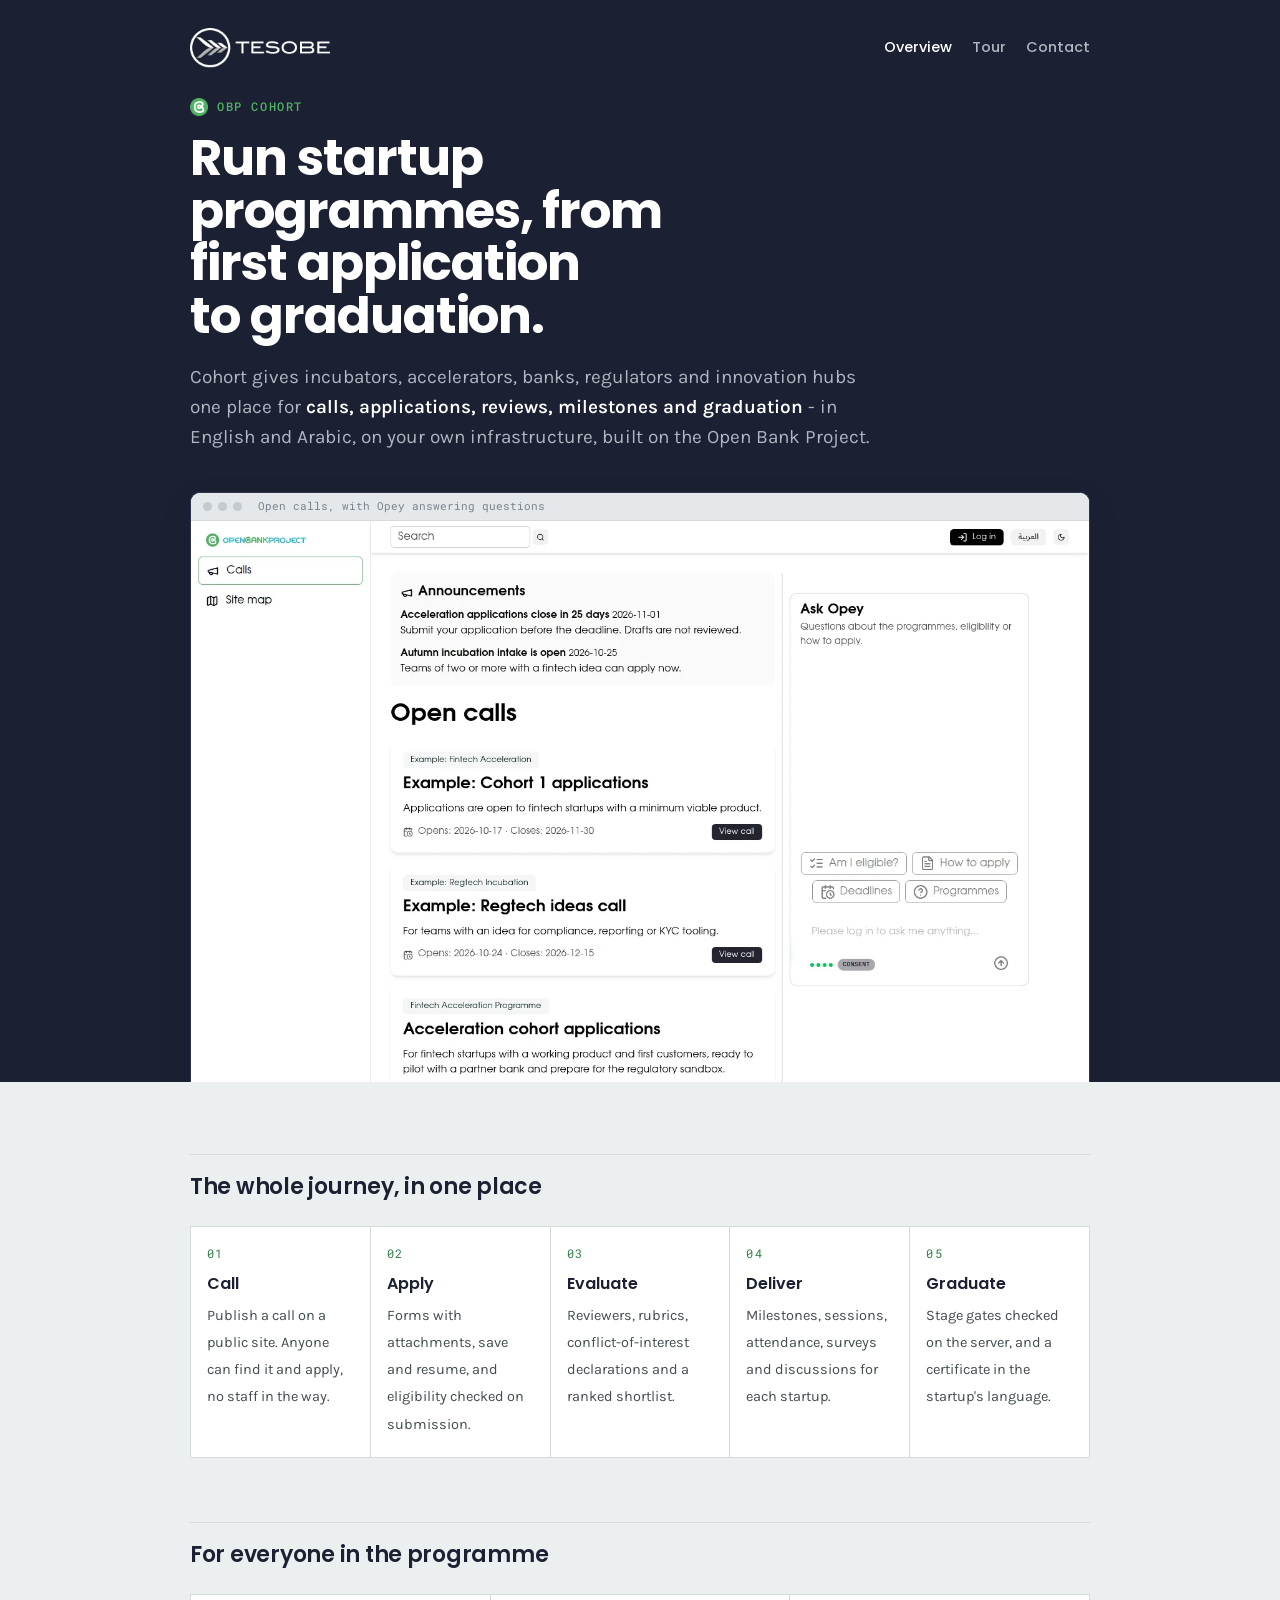
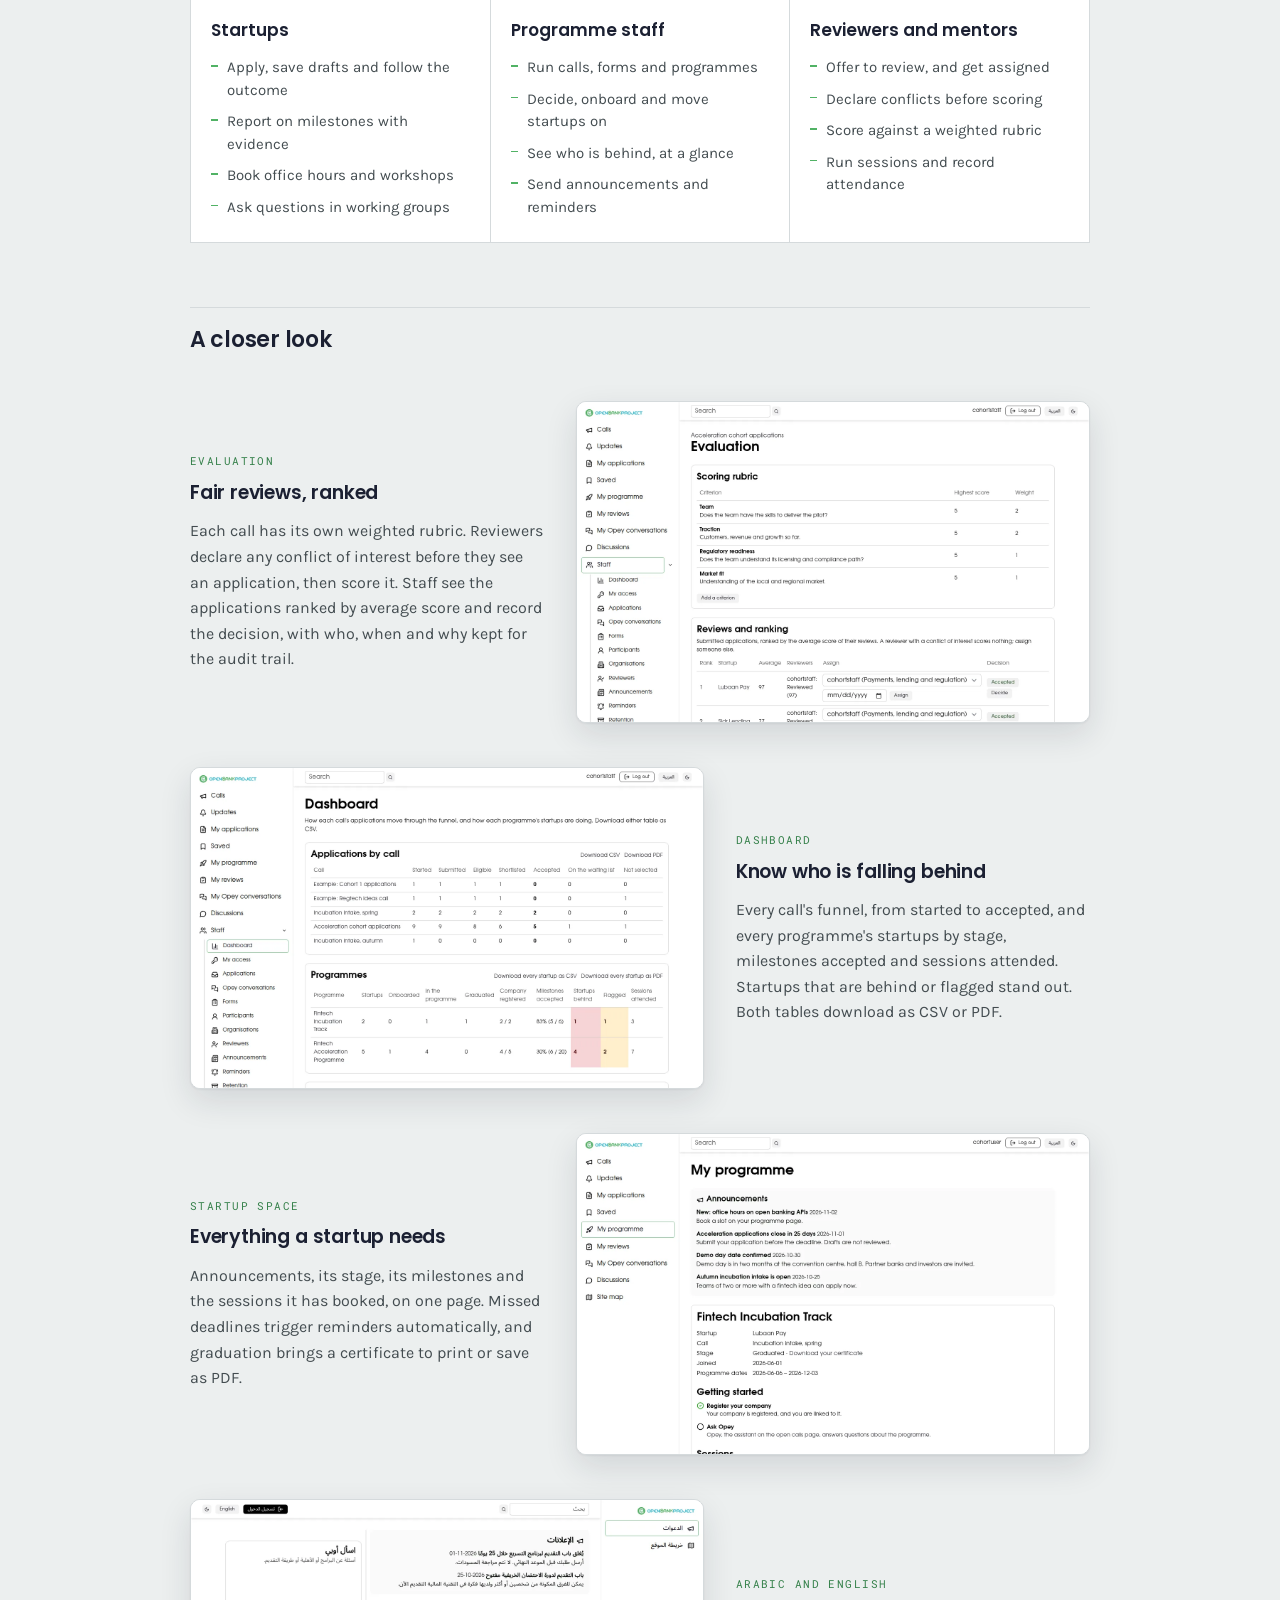
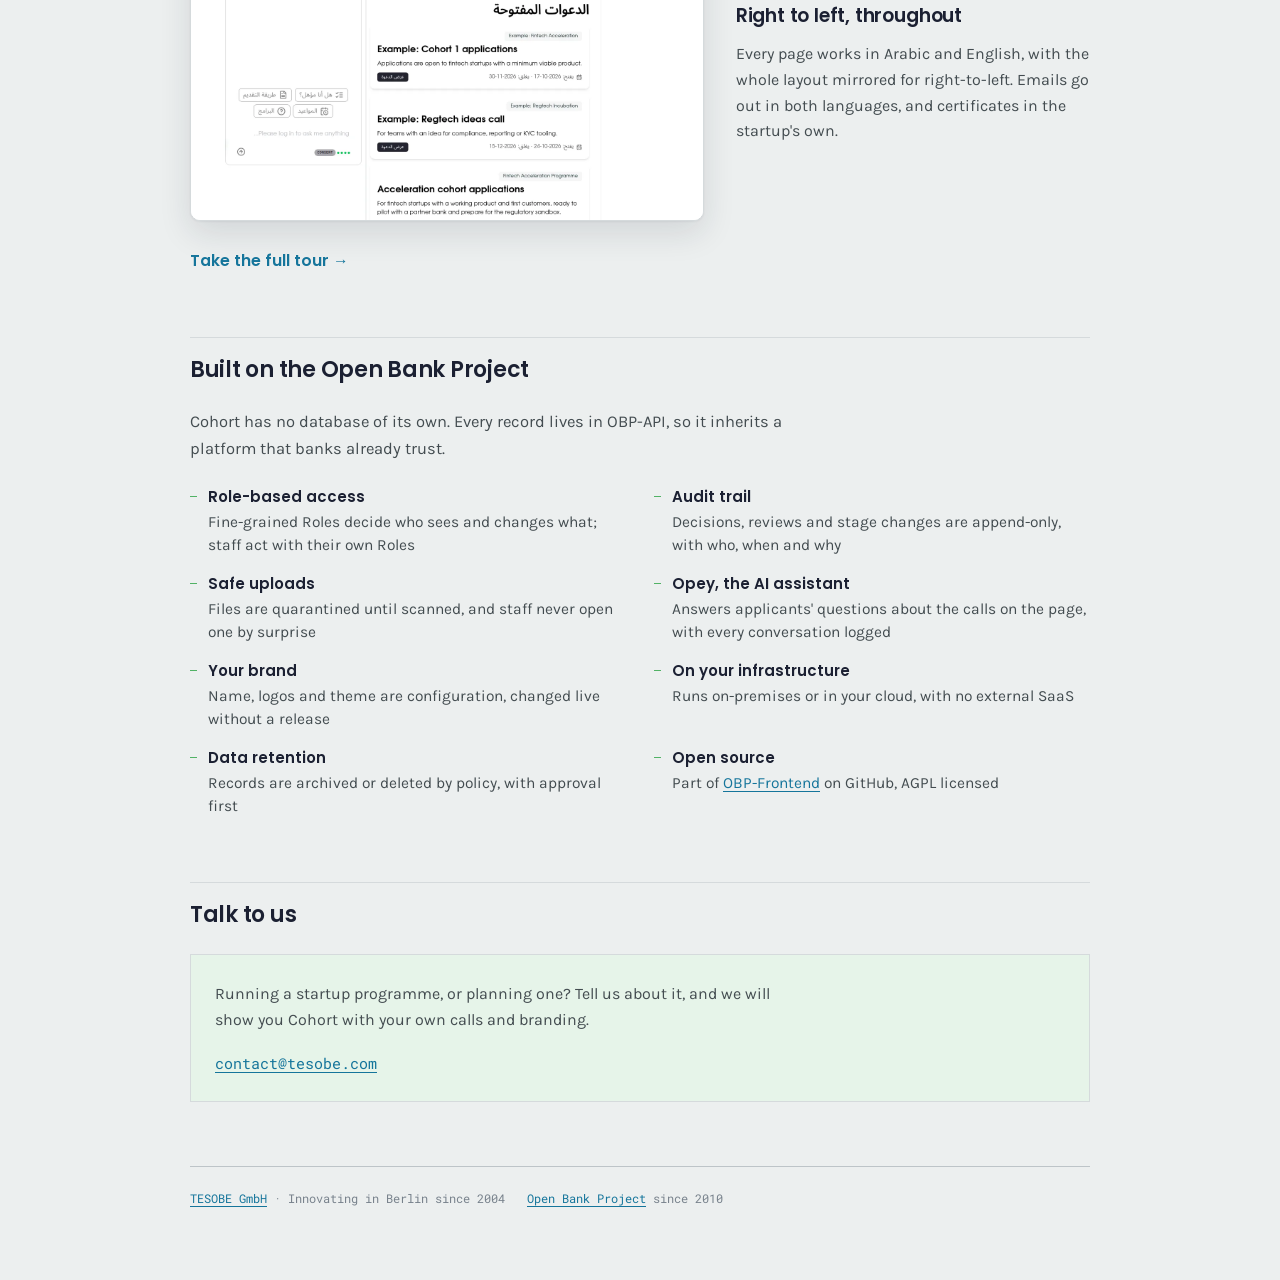
<file: docs/index.html>
<!doctype html>
<html lang="en">
<head>
<meta charset="utf-8">
<meta name="viewport" content="width=device-width, initial-scale=1">
<title>OBP Cohort</title>
<meta name="description" content="OBP Cohort runs startup programmes from the first application to graduation: calls, applications, reviews, milestones, sessions and certificates, in English and Arabic.">
<link rel="icon" type="image/png" href="img/obp-mark.png">
<link rel="preconnect" href="https://fonts.googleapis.com">
<link rel="preconnect" href="https://fonts.gstatic.com" crossorigin>
<link rel="stylesheet" href="https://fonts.googleapis.com/css2?family=Poppins:wght@500;600;700&family=Karla:wght@400;500;700&family=Roboto+Mono:wght@400;500&display=swap">
<link rel="stylesheet" href="style.css">
</head>
<body>
<header class="masthead">
  <div class="mast-inner">
    <div class="topbar">
      <a href="https://www.tesobe.com"><img class="logo" alt="TESOBE" src="img/tesobe-logo.png" width="400" height="114"></a>
      <nav class="topnav" aria-label="Pages">
        <a href="./" aria-current="page">Overview</a>
        <a href="tour.html">Tour</a>
        <a href="#talk">Contact</a>
      </nav>
    </div>
    <p class="eyebrow"><img alt="" src="img/obp-mark.png" width="18" height="18">OBP Cohort</p>
    <h1>Run startup programmes, from first application to graduation.</h1>
    <p class="lede">Cohort gives incubators, accelerators, banks, regulators and innovation hubs one place for <strong>calls, applications, reviews, milestones and graduation</strong> - in English and Arabic, on your own infrastructure, built on the Open Bank Project.</p>
    <div class="hero-shot">
      <div class="shot">
        <div class="bar"><i></i><i></i><i></i><span>Open calls, with Opey answering questions</span></div>
        <img src="img/open-calls.webp" width="1440" height="900" alt="Cohort's public open calls page: announcements, a list of open calls, and the Opey assistant offering to answer questions about eligibility, deadlines and how to apply.">
      </div>
    </div>
  </div>
</header>

<div class="page">

  <section id="journey">
    <div class="sechead"><h2>The whole journey, in one place</h2></div>
    <ol class="journey">
      <li><b>Call</b><span>Publish a call on a public site. Anyone can find it and apply, no staff in the way.</span></li>
      <li><b>Apply</b><span>Forms with attachments, save and resume, and eligibility checked on submission.</span></li>
      <li><b>Evaluate</b><span>Reviewers, rubrics, conflict-of-interest declarations and a ranked shortlist.</span></li>
      <li><b>Deliver</b><span>Milestones, sessions, attendance, surveys and discussions for each startup.</span></li>
      <li><b>Graduate</b><span>Stage gates checked on the server, and a certificate in the startup's language.</span></li>
    </ol>
  </section>

  <section id="who">
    <div class="sechead"><h2>For everyone in the programme</h2></div>
    <div class="roles">
      <div class="role">
        <h3>Startups</h3>
        <ul>
          <li>Apply, save drafts and follow the outcome</li>
          <li>Report on milestones with evidence</li>
          <li>Book office hours and workshops</li>
          <li>Ask questions in working groups</li>
        </ul>
      </div>
      <div class="role">
        <h3>Programme staff</h3>
        <ul>
          <li>Run calls, forms and programmes</li>
          <li>Decide, onboard and move startups on</li>
          <li>See who is behind, at a glance</li>
          <li>Send announcements and reminders</li>
        </ul>
      </div>
      <div class="role">
        <h3>Reviewers and mentors</h3>
        <ul>
          <li>Offer to review, and get assigned</li>
          <li>Declare conflicts before scoring</li>
          <li>Score against a weighted rubric</li>
          <li>Run sessions and record attendance</li>
        </ul>
      </div>
    </div>
  </section>

  <section id="features">
    <div class="sechead"><h2>A closer look</h2></div>

    <div class="feature">
      <div class="text">
        <p class="tag">Evaluation</p>
        <h3>Fair reviews, ranked</h3>
        <p>Each call has its own weighted rubric. Reviewers declare any conflict of interest before they see an application, then score it. Staff see the applications ranked by average score and record the decision, with who, when and why kept for the audit trail.</p>
      </div>
      <a class="shot" href="img/evaluation.webp"><img src="img/evaluation.webp" width="1440" height="900" loading="lazy" alt="The evaluation page: a scoring rubric with team, traction, regulatory readiness and market fit, and applications ranked by their average review score."></a>
    </div>

    <div class="feature flip">
      <div class="text">
        <p class="tag">Dashboard</p>
        <h3>Know who is falling behind</h3>
        <p>Every call's funnel, from started to accepted, and every programme's startups by stage, milestones accepted and sessions attended. Startups that are behind or flagged stand out. Both tables download as CSV or PDF.</p>
      </div>
      <a class="shot" href="img/dashboard.webp"><img src="img/dashboard.webp" width="1440" height="900" loading="lazy" alt="The staff dashboard: applications by call through each stage of the funnel, and programmes with startups behind and flagged highlighted."></a>
    </div>

    <div class="feature">
      <div class="text">
        <p class="tag">Startup space</p>
        <h3>Everything a startup needs</h3>
        <p>Announcements, its stage, its milestones and the sessions it has booked, on one page. Missed deadlines trigger reminders automatically, and graduation brings a certificate to print or save as PDF.</p>
      </div>
      <a class="shot" href="img/my-programme.webp"><img src="img/my-programme.webp" width="1440" height="900" loading="lazy" alt="A startup's My programme page: announcements, the programme, its stage and a link to download its graduation certificate."></a>
    </div>

    <div class="feature flip">
      <div class="text">
        <p class="tag">Arabic and English</p>
        <h3>Right to left, throughout</h3>
        <p>Every page works in Arabic and English, with the whole layout mirrored for right-to-left. Emails go out in both languages, and certificates in the startup's own.</p>
      </div>
      <a class="shot" href="img/open-calls-arabic.webp"><img src="img/open-calls-arabic.webp" width="1440" height="900" loading="lazy" alt="The open calls page in Arabic, with the layout mirrored right to left."></a>
    </div>

    <p class="more"><a href="tour.html">Take the full tour</a></p>
  </section>

  <section id="obp">
    <div class="sechead"><h2>Built on the Open Bank Project</h2></div>
    <p class="intro">Cohort has no database of its own. Every record lives in OBP-API, so it inherits a platform that banks already trust.</p>
    <ul class="points">
      <li><b>Role-based access</b>Fine-grained Roles decide who sees and changes what; staff act with their own Roles</li>
      <li><b>Audit trail</b>Decisions, reviews and stage changes are append-only, with who, when and why</li>
      <li><b>Safe uploads</b>Files are quarantined until scanned, and staff never open one by surprise</li>
      <li><b>Opey, the AI assistant</b>Answers applicants' questions about the calls on the page, with every conversation logged</li>
      <li><b>Your brand</b>Name, logos and theme are configuration, changed live without a release</li>
      <li><b>On your infrastructure</b>Runs on-premises or in your cloud, with no external SaaS</li>
      <li><b>Data retention</b>Records are archived or deleted by policy, with approval first</li>
      <li><b>Open source</b>Part of <a href="https://github.com/OpenBankProject/OBP-Frontend">OBP-Frontend</a> on GitHub, AGPL licensed</li>
    </ul>
  </section>

  <section id="talk">
    <div class="sechead"><h2>Talk to us</h2></div>
    <div class="contact">
      <p>Running a startup programme, or planning one? Tell us about it, and we will show you Cohort with your own calls and branding.</p>
      <p class="mailto"><a href="mailto:contact@tesobe.com?subject=OBP%20Cohort">contact@tesobe.com</a></p>
    </div>
  </section>

  <footer>
    <p class="stats">
      <span><a href="https://www.tesobe.com">TESOBE GmbH</a> · Innovating in Berlin since 2004</span>
      <span><a href="https://www.openbankproject.com">Open Bank Project</a> since 2010</span>
    </p>
  </footer>

</div>
</body>
</html>
</file>
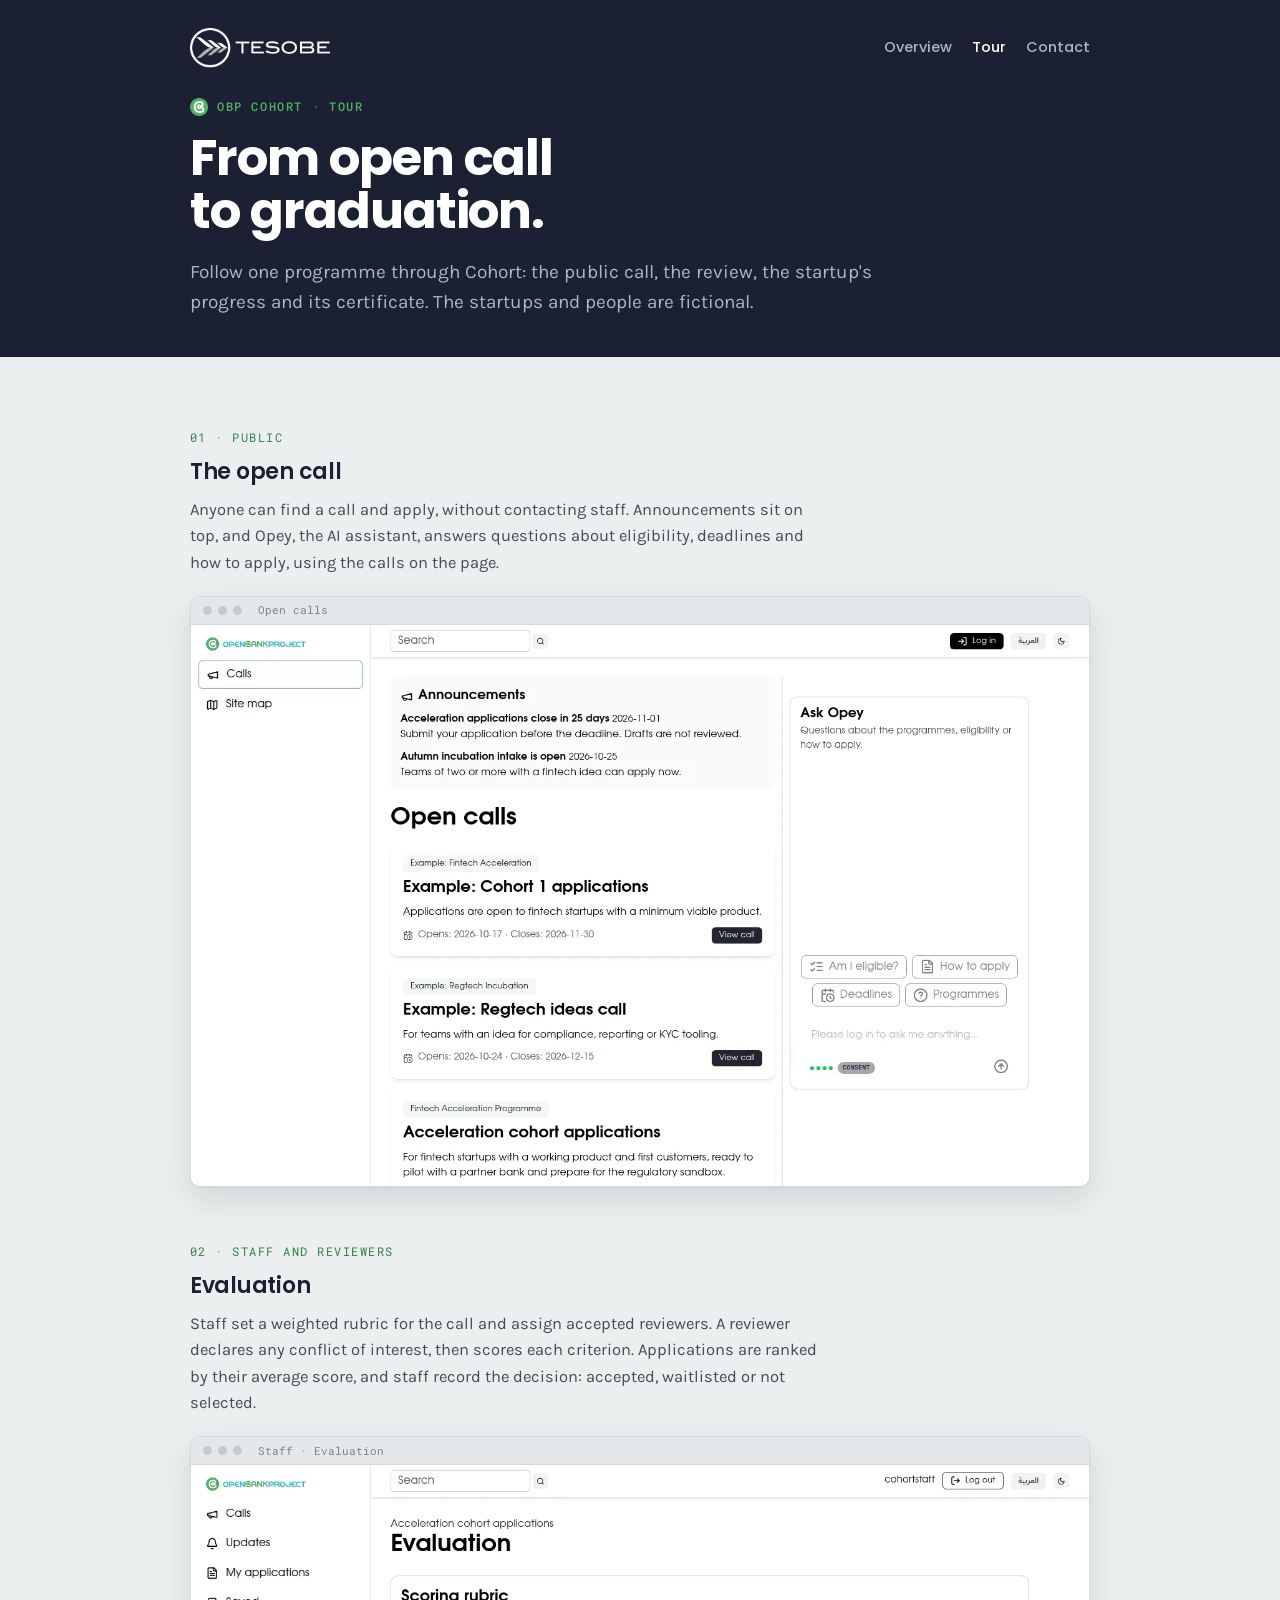
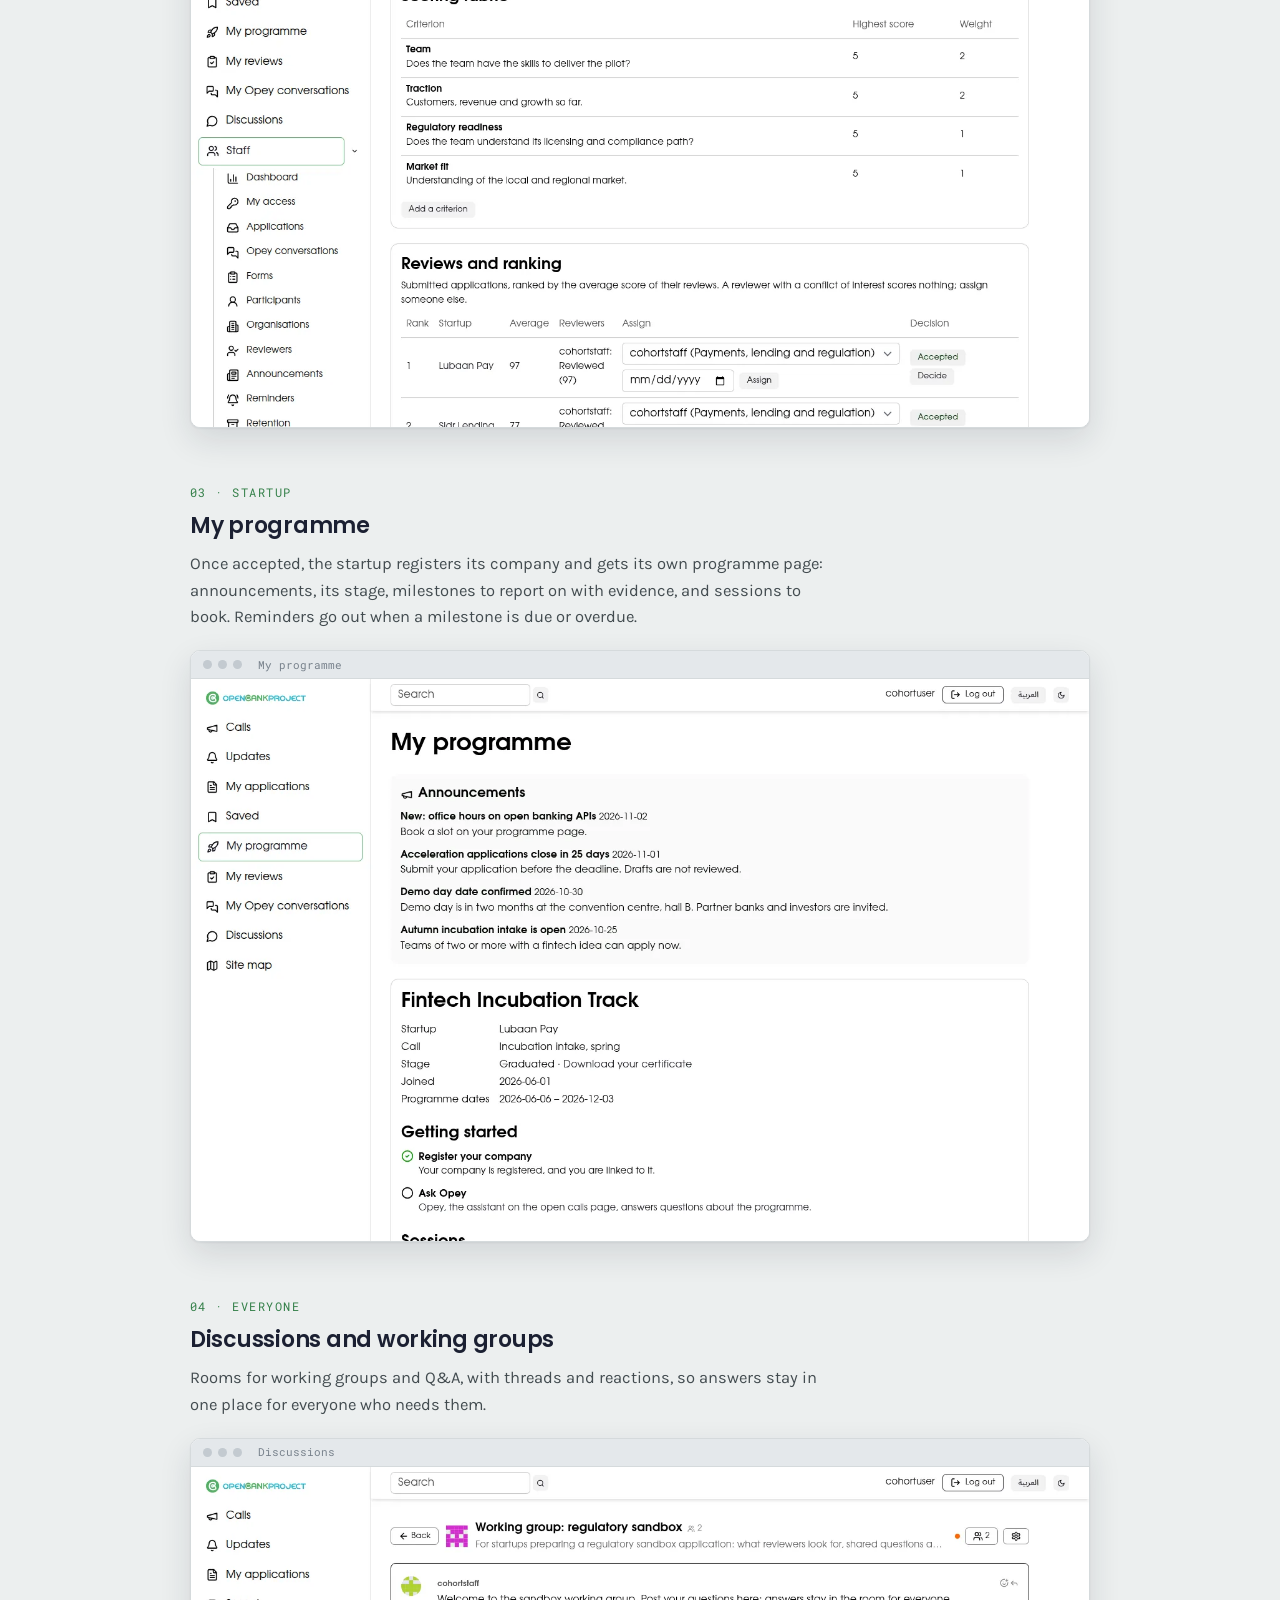
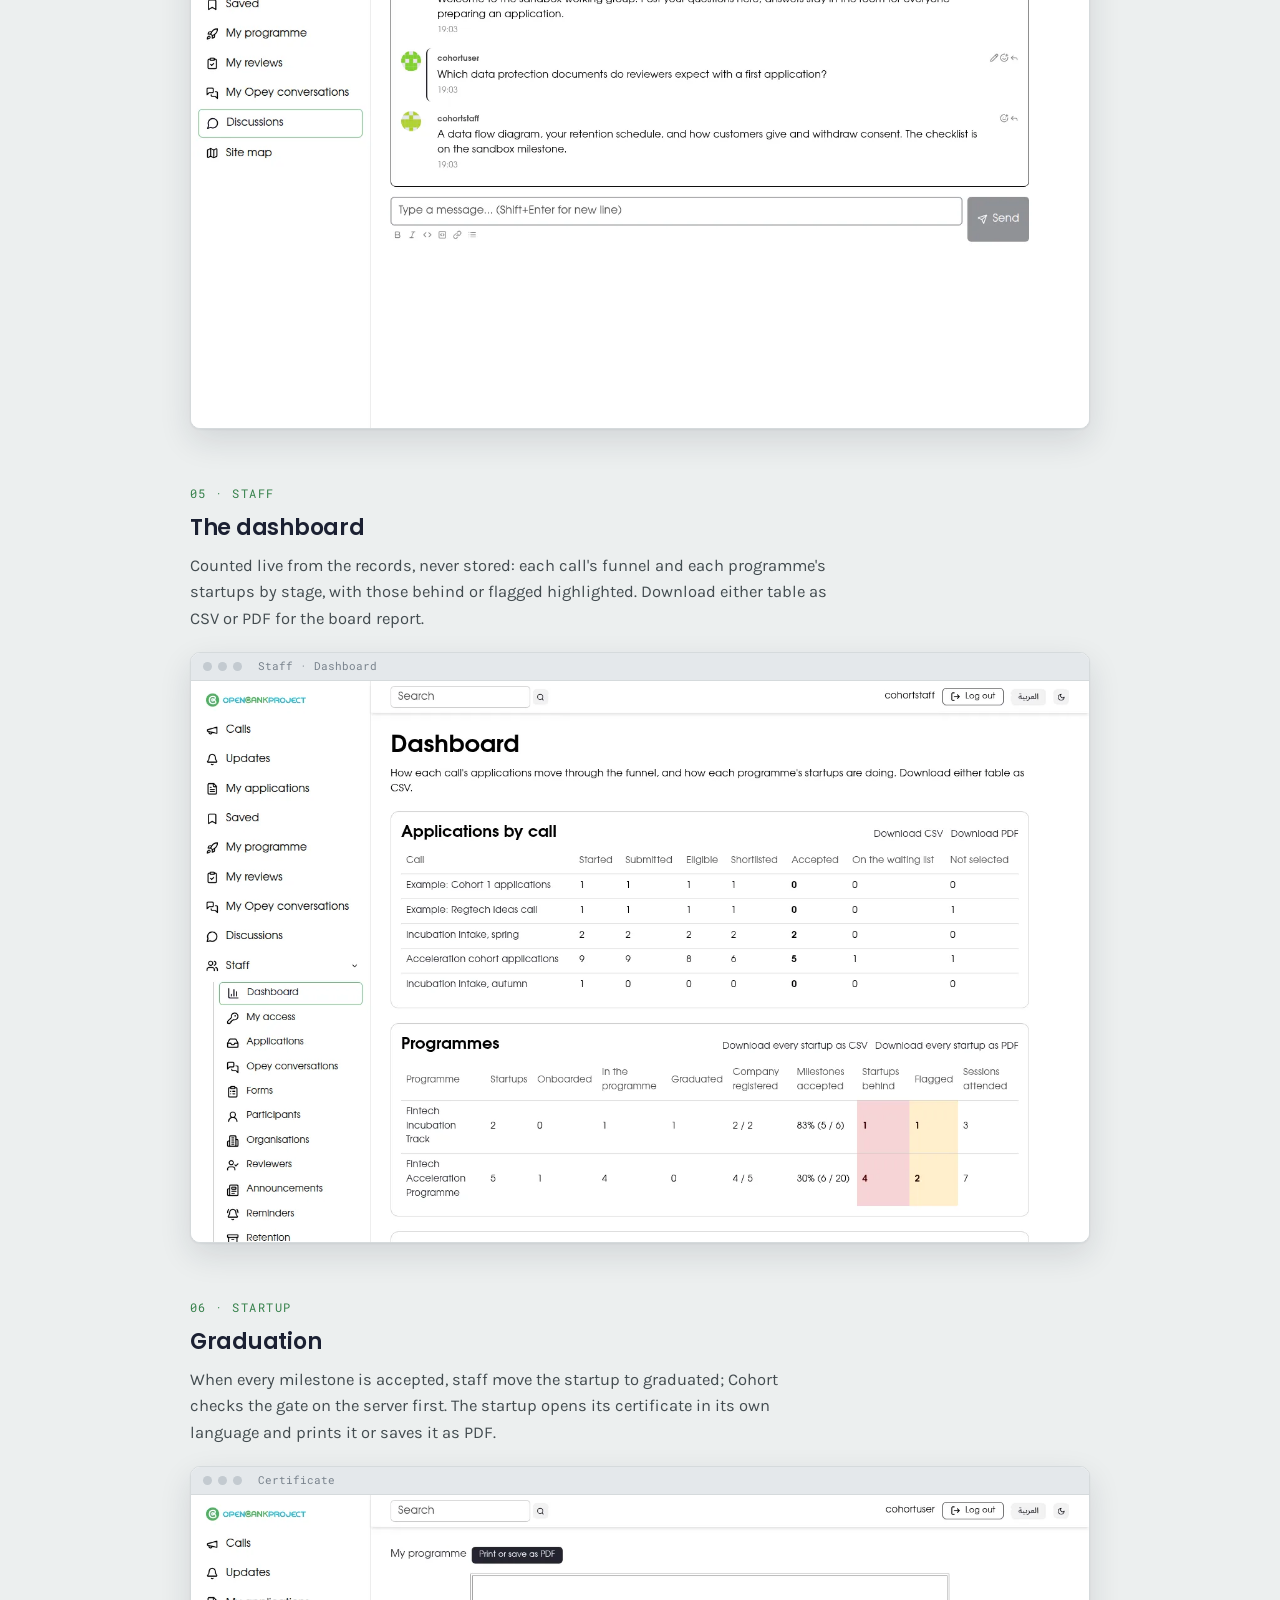
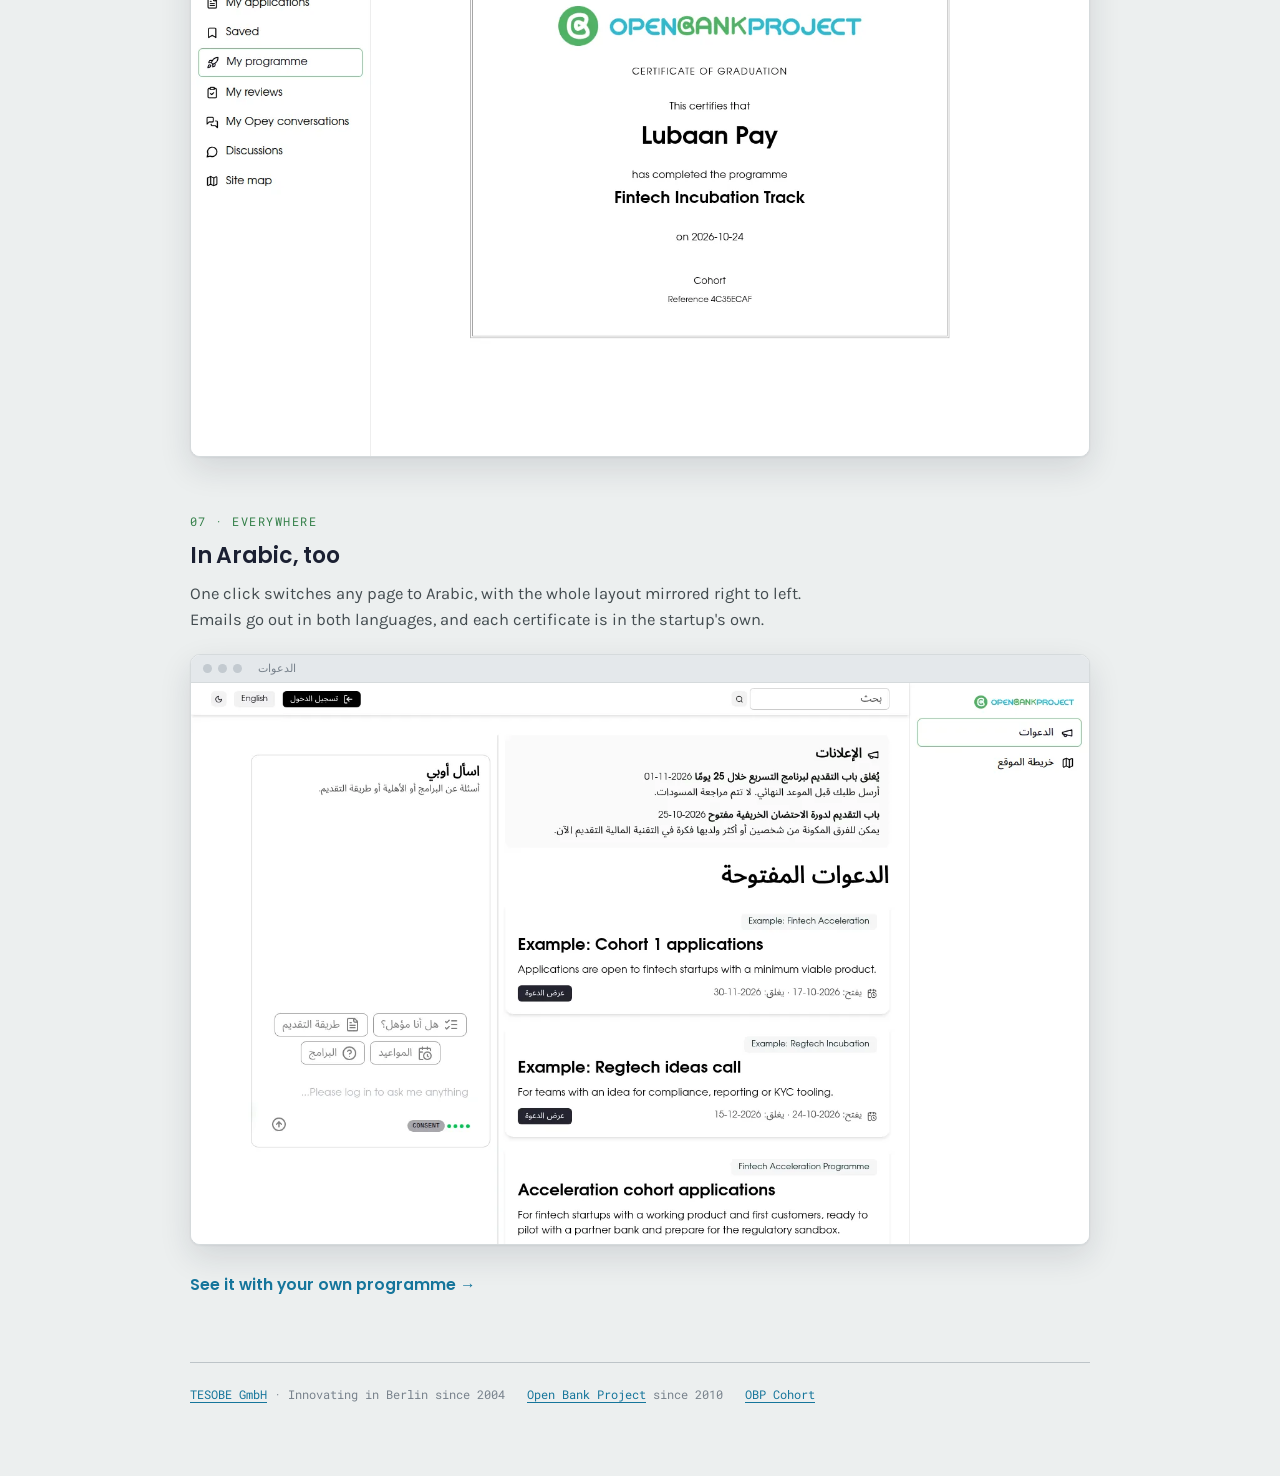
<file: docs/tour.html>
<!doctype html>
<html lang="en">
<head>
<meta charset="utf-8">
<meta name="viewport" content="width=device-width, initial-scale=1">
<title>Cohort Tour</title>
<meta name="description" content="A short tour of OBP Cohort, following a startup programme from the open call to graduation.">
<link rel="icon" type="image/png" href="img/obp-mark.png">
<link rel="preconnect" href="https://fonts.googleapis.com">
<link rel="preconnect" href="https://fonts.gstatic.com" crossorigin>
<link rel="stylesheet" href="https://fonts.googleapis.com/css2?family=Poppins:wght@500;600;700&family=Karla:wght@400;500;700&family=Roboto+Mono:wght@400;500&display=swap">
<link rel="stylesheet" href="style.css">
</head>
<body>
<header class="masthead">
  <div class="mast-inner" style="padding-bottom:40px">
    <div class="topbar">
      <a href="https://www.tesobe.com"><img class="logo" alt="TESOBE" src="img/tesobe-logo.png" width="400" height="114"></a>
      <nav class="topnav" aria-label="Pages">
        <a href="./">Overview</a>
        <a href="tour.html" aria-current="page">Tour</a>
        <a href="./#talk">Contact</a>
      </nav>
    </div>
    <p class="eyebrow"><img alt="" src="img/obp-mark.png" width="18" height="18">OBP Cohort · Tour</p>
    <h1>From open call to graduation.</h1>
    <p class="lede">Follow one programme through Cohort: the public call, the review, the startup's progress and its certificate. The startups and people are fictional.</p>
  </div>
</header>

<div class="page">
  <section>

    <div class="stop">
      <p class="num">01 · PUBLIC</p>
      <h2>The open call</h2>
      <p>Anyone can find a call and apply, without contacting staff. Announcements sit on top, and Opey, the AI assistant, answers questions about eligibility, deadlines and how to apply, using the calls on the page.</p>
      <a class="shot" href="img/open-calls.webp"><div class="bar"><i></i><i></i><i></i><span>Open calls</span></div><img src="img/open-calls.webp" width="1440" height="900" alt="The public open calls page with announcements, calls and the Opey assistant."></a>
    </div>

    <div class="stop">
      <p class="num">02 · STAFF AND REVIEWERS</p>
      <h2>Evaluation</h2>
      <p>Staff set a weighted rubric for the call and assign accepted reviewers. A reviewer declares any conflict of interest, then scores each criterion. Applications are ranked by their average score, and staff record the decision: accepted, waitlisted or not selected.</p>
      <a class="shot" href="img/evaluation.webp"><div class="bar"><i></i><i></i><i></i><span>Staff · Evaluation</span></div><img src="img/evaluation.webp" width="1440" height="900" loading="lazy" alt="The evaluation page with the scoring rubric and applications ranked by score."></a>
    </div>

    <div class="stop">
      <p class="num">03 · STARTUP</p>
      <h2>My programme</h2>
      <p>Once accepted, the startup registers its company and gets its own programme page: announcements, its stage, milestones to report on with evidence, and sessions to book. Reminders go out when a milestone is due or overdue.</p>
      <a class="shot" href="img/my-programme.webp"><div class="bar"><i></i><i></i><i></i><span>My programme</span></div><img src="img/my-programme.webp" width="1440" height="900" loading="lazy" alt="A startup's programme page with announcements, its stage and its certificate link."></a>
    </div>

    <div class="stop">
      <p class="num">04 · EVERYONE</p>
      <h2>Discussions and working groups</h2>
      <p>Rooms for working groups and Q&amp;A, with threads and reactions, so answers stay in one place for everyone who needs them.</p>
      <a class="shot" href="img/discussion.webp"><div class="bar"><i></i><i></i><i></i><span>Discussions</span></div><img src="img/discussion.webp" width="1440" height="900" loading="lazy" alt="A working group discussion room about the regulatory sandbox, with questions and answers."></a>
    </div>

    <div class="stop">
      <p class="num">05 · STAFF</p>
      <h2>The dashboard</h2>
      <p>Counted live from the records, never stored: each call's funnel and each programme's startups by stage, with those behind or flagged highlighted. Download either table as CSV or PDF for the board report.</p>
      <a class="shot" href="img/dashboard.webp"><div class="bar"><i></i><i></i><i></i><span>Staff · Dashboard</span></div><img src="img/dashboard.webp" width="1440" height="900" loading="lazy" alt="The staff dashboard with the applications funnel and programme progress."></a>
    </div>

    <div class="stop">
      <p class="num">06 · STARTUP</p>
      <h2>Graduation</h2>
      <p>When every milestone is accepted, staff move the startup to graduated; Cohort checks the gate on the server first. The startup opens its certificate in its own language and prints it or saves it as PDF.</p>
      <a class="shot" href="img/certificate.webp"><div class="bar"><i></i><i></i><i></i><span>Certificate</span></div><img src="img/certificate.webp" width="1440" height="900" loading="lazy" alt="A certificate of graduation for a fictional startup."></a>
    </div>

    <div class="stop">
      <p class="num">07 · EVERYWHERE</p>
      <h2>In Arabic, too</h2>
      <p>One click switches any page to Arabic, with the whole layout mirrored right to left. Emails go out in both languages, and each certificate is in the startup's own.</p>
      <a class="shot" href="img/open-calls-arabic.webp"><div class="bar"><i></i><i></i><i></i><span>الدعوات</span></div><img src="img/open-calls-arabic.webp" width="1440" height="900" loading="lazy" alt="The open calls page in Arabic, mirrored right to left."></a>
    </div>

    <p class="more"><a href="./#talk">See it with your own programme</a></p>
  </section>

  <footer>
    <p class="stats">
      <span><a href="https://www.tesobe.com">TESOBE GmbH</a> · Innovating in Berlin since 2004</span>
      <span><a href="https://www.openbankproject.com">Open Bank Project</a> since 2010</span>
      <span><a href="./">OBP Cohort</a></span>
    </p>
  </footer>
</div>
</body>
</html>
</file>
<file: docs/style.css>
:root{
  --ground:#ECEFEF;
  --surface:#FFFFFF;
  --ink:#1B2032;
  --ink-2:#434C50;
  --muted:#78828C;
  --rule:#D5DADC;
  --rule-strong:#BDC4C8;
  --brand:#4FC4F4;
  --accent:#15759B;
  --accent-soft:#E3F3FA;
  --obp:#51B265;
  --obp-deep:#35804A;
  --obp-soft:#E6F4E9;
  --masthead:#1B2032;
  --masthead-ink-2:#AEB6C0;
  --shot-shadow:0 1px 2px rgba(27,32,50,.06), 0 12px 32px rgba(27,32,50,.12);
  --sans:"Poppins","Helvetica Neue",Helvetica,Arial,sans-serif;
  --body:"Karla","Helvetica Neue",Helvetica,Arial,sans-serif;
  --mono:"Roboto Mono",ui-monospace,SFMono-Regular,Menlo,Consolas,monospace;
}
@media (prefers-color-scheme: dark){
  :root:not([data-theme="light"]){
    --ground:#141926;
    --surface:#1E2433;
    --ink:#E9EDF0;
    --ink-2:#AEB7C2;
    --muted:#7F8895;
    --rule:#2B3244;
    --rule-strong:#3A435A;
    --accent:#6FD3F8;
    --accent-soft:#12303E;
    --obp-deep:#77CC8B;
    --obp-soft:#16301F;
    --masthead:#0F1420;
    --shot-shadow:0 1px 2px rgba(0,0,0,.3), 0 12px 32px rgba(0,0,0,.45);
  }
}
:root[data-theme="dark"]{
  --ground:#141926;
  --surface:#1E2433;
  --ink:#E9EDF0;
  --ink-2:#AEB7C2;
  --muted:#7F8895;
  --rule:#2B3244;
  --rule-strong:#3A435A;
  --accent:#6FD3F8;
  --accent-soft:#12303E;
  --obp-deep:#77CC8B;
  --obp-soft:#16301F;
  --masthead:#0F1420;
  --shot-shadow:0 1px 2px rgba(0,0,0,.3), 0 12px 32px rgba(0,0,0,.45);
}

*{box-sizing:border-box}
body{
  margin:0;
  background:var(--ground);
  color:var(--ink);
  font-family:var(--body);
  font-size:17px;
  line-height:1.6;
  -webkit-font-smoothing:antialiased;
}
img{max-width:100%}
.page{max-width:948px; margin:0 auto; padding-inline:24px; padding-block:8px 72px}
@media (max-width:520px){ .page{padding-inline:16px; padding-block:4px 56px} }

a{color:var(--accent); text-underline-offset:3px; text-decoration-thickness:1px}
a:focus-visible{outline:2px solid var(--accent); outline-offset:3px; border-radius:2px}

.eyebrow{
  font-family:var(--mono); font-size:11.5px; font-weight:500;
  letter-spacing:.14em; text-transform:uppercase; color:var(--accent); margin:0;
}

/* ---- masthead ---- */
.masthead{background:var(--masthead); padding-block:28px 0; padding-inline:24px; overflow:hidden}
.mast-inner{max-width:900px; margin:0 auto}
.topbar{display:flex; align-items:center; justify-content:space-between; gap:16px; margin:0 0 30px}
.logo{display:block; width:140px; height:auto}
.topnav{display:flex; gap:20px; font-family:var(--sans); font-size:14.5px; font-weight:500}
.topnav a{color:var(--masthead-ink-2); text-decoration:none}
.topnav a:hover, .topnav a[aria-current="page"]{color:#fff}
.masthead h1{color:#fff}
.masthead .lede{color:var(--masthead-ink-2)}
.masthead .lede strong{color:#fff; font-weight:600}
.masthead .eyebrow{color:var(--obp); display:flex; align-items:center; gap:9px}
.masthead .eyebrow img{width:18px; height:18px}
@media (max-width:520px){ .masthead{padding-inline:16px} }
h1{
  font-family:var(--sans); font-weight:700;
  font-size:clamp(32px,6vw,50px); line-height:1.05; letter-spacing:-.021em;
  text-wrap:balance; margin:16px 0 0; max-width:20ch;
}
.lede{font-size:19px; line-height:1.58; max-width:62ch; margin:20px 0 0}
.hero-shot{margin:40px 0 -1px; position:relative}
.hero-shot .shot{border-bottom-left-radius:0; border-bottom-right-radius:0; border-bottom:0}

/* ---- screenshot frame ---- */
.shot{display:block; background:var(--surface); border:1px solid var(--rule); border-radius:10px; overflow:hidden; box-shadow:var(--shot-shadow)}
.masthead .shot{border-color:#2E3650}
.shot .bar{display:flex; align-items:center; gap:6px; height:28px; padding:0 12px; background:#E4E8EB; border-bottom:1px solid #D5DADC}
.shot .bar i{width:9px; height:9px; border-radius:50%; background:#C3CAD0}
.shot .bar span{margin-inline-start:10px; font-family:var(--mono); font-size:10.5px; color:#78828C}
.shot img{display:block; width:100%; height:auto}
a.shot{text-decoration:none}

/* ---- sections ---- */
section{margin-top:64px}
.sechead{border-top:1px solid var(--rule); padding-top:14px; margin-bottom:22px}
.sechead h2{font-family:var(--sans); font-weight:600; font-size:22px; letter-spacing:-.012em; margin:0}
.intro{font-size:16.5px; line-height:1.6; color:var(--ink-2); margin:0 0 24px; max-width:62ch}

/* ---- journey ---- */
.journey{list-style:none; margin:0; padding:0; display:grid; grid-template-columns:repeat(5,1fr); gap:1px; background:var(--rule); border:1px solid var(--rule); counter-reset:step}
@media (max-width:760px){ .journey{grid-template-columns:1fr} }
.journey li{background:var(--surface); padding:18px 16px 20px; counter-increment:step}
.journey li::before{content:counter(step,decimal-leading-zero); display:block; font-family:var(--mono); font-size:11.5px; letter-spacing:.12em; color:var(--obp-deep); margin-bottom:8px}
.journey b{display:block; font-family:var(--sans); font-size:16px; font-weight:600; margin-bottom:4px}
.journey span{font-size:14.5px; line-height:1.5; color:var(--ink-2)}

/* ---- roles ---- */
.roles{display:grid; grid-template-columns:repeat(3,1fr); gap:1px; background:var(--rule); border:1px solid var(--rule)}
@media (max-width:760px){ .roles{grid-template-columns:1fr} }
.role{background:var(--surface); padding:22px 20px 24px}
.role h3{font-family:var(--sans); font-size:17px; font-weight:600; margin:0 0 12px}
.role ul{list-style:none; margin:0; padding:0; display:flex; flex-direction:column; gap:9px}
.role li{font-size:15px; line-height:1.5; padding-left:16px; position:relative; color:var(--ink-2)}
.role li::before{content:""; position:absolute; left:0; top:.62em; width:7px; height:1.5px; background:var(--obp)}

/* ---- feature rows ---- */
.feature{display:grid; grid-template-columns:1fr 1.45fr; gap:32px; align-items:center; margin-top:44px}
.feature:first-of-type{margin-top:0}
.feature.flip{grid-template-columns:1.45fr 1fr}
.feature.flip .text{order:2}
@media (max-width:760px){
  .feature, .feature.flip{grid-template-columns:1fr; gap:18px}
  .feature.flip .text{order:0}
}
.feature h3{font-family:var(--sans); font-size:19px; font-weight:600; letter-spacing:-.01em; margin:0 0 10px}
.feature p{font-size:16px; line-height:1.6; color:var(--ink-2); margin:0}
.feature .tag{font-family:var(--mono); font-size:11px; letter-spacing:.13em; text-transform:uppercase; color:var(--obp-deep); margin:0 0 8px}

/* ---- points ---- */
.points{list-style:none; margin:0; padding:0; display:grid; grid-template-columns:1fr 1fr; gap:16px 28px}
@media (max-width:640px){ .points{grid-template-columns:1fr} }
.points li{font-size:15.5px; line-height:1.5; padding-left:18px; position:relative; color:var(--ink-2)}
.points li::before{content:""; position:absolute; left:0; top:.62em; width:7px; height:1.5px; background:var(--obp)}
.points b{display:block; font-family:var(--sans); font-size:15px; font-weight:600; color:var(--ink); margin-bottom:2px}

/* ---- call to action ---- */
.more{margin-top:28px; font-family:var(--sans); font-weight:600; font-size:15.5px}
.more a{text-decoration:none}
.more a::after{content:" →"}

/* ---- tour ---- */
.stop{margin-top:56px}
.stop:first-child{margin-top:0}
.stop .num{font-family:var(--mono); font-size:11.5px; letter-spacing:.13em; color:var(--obp-deep); margin:0 0 6px}
.stop h2{font-family:var(--sans); font-weight:600; font-size:22px; letter-spacing:-.012em; margin:0 0 8px}
.stop p{font-size:16.5px; line-height:1.6; color:var(--ink-2); margin:0 0 20px; max-width:64ch}

/* ---- contact ---- */
.contact{background:var(--obp-soft); border:1px solid var(--rule); padding:26px 24px}
.contact p{margin:0 0 14px; font-size:16px; color:var(--ink-2); max-width:58ch}
.contact .mailto{margin:18px 0 0; font-family:var(--mono); font-size:15px}

footer{margin-top:64px; border-top:1px solid var(--rule-strong); padding-top:22px}
.stats{display:flex; flex-wrap:wrap; gap:8px 22px; font-family:var(--mono); font-size:12px; color:var(--muted); margin:0}

@media print {
  :root{ color-scheme: light; }
  *{ -webkit-print-color-adjust: exact; print-color-adjust: exact; }
  body{ background:#fff; font-size:10.5pt; }
  .feature, .stop, .journey li, .role{ break-inside:avoid; }
  a{ text-decoration:none; }
}
</file>
